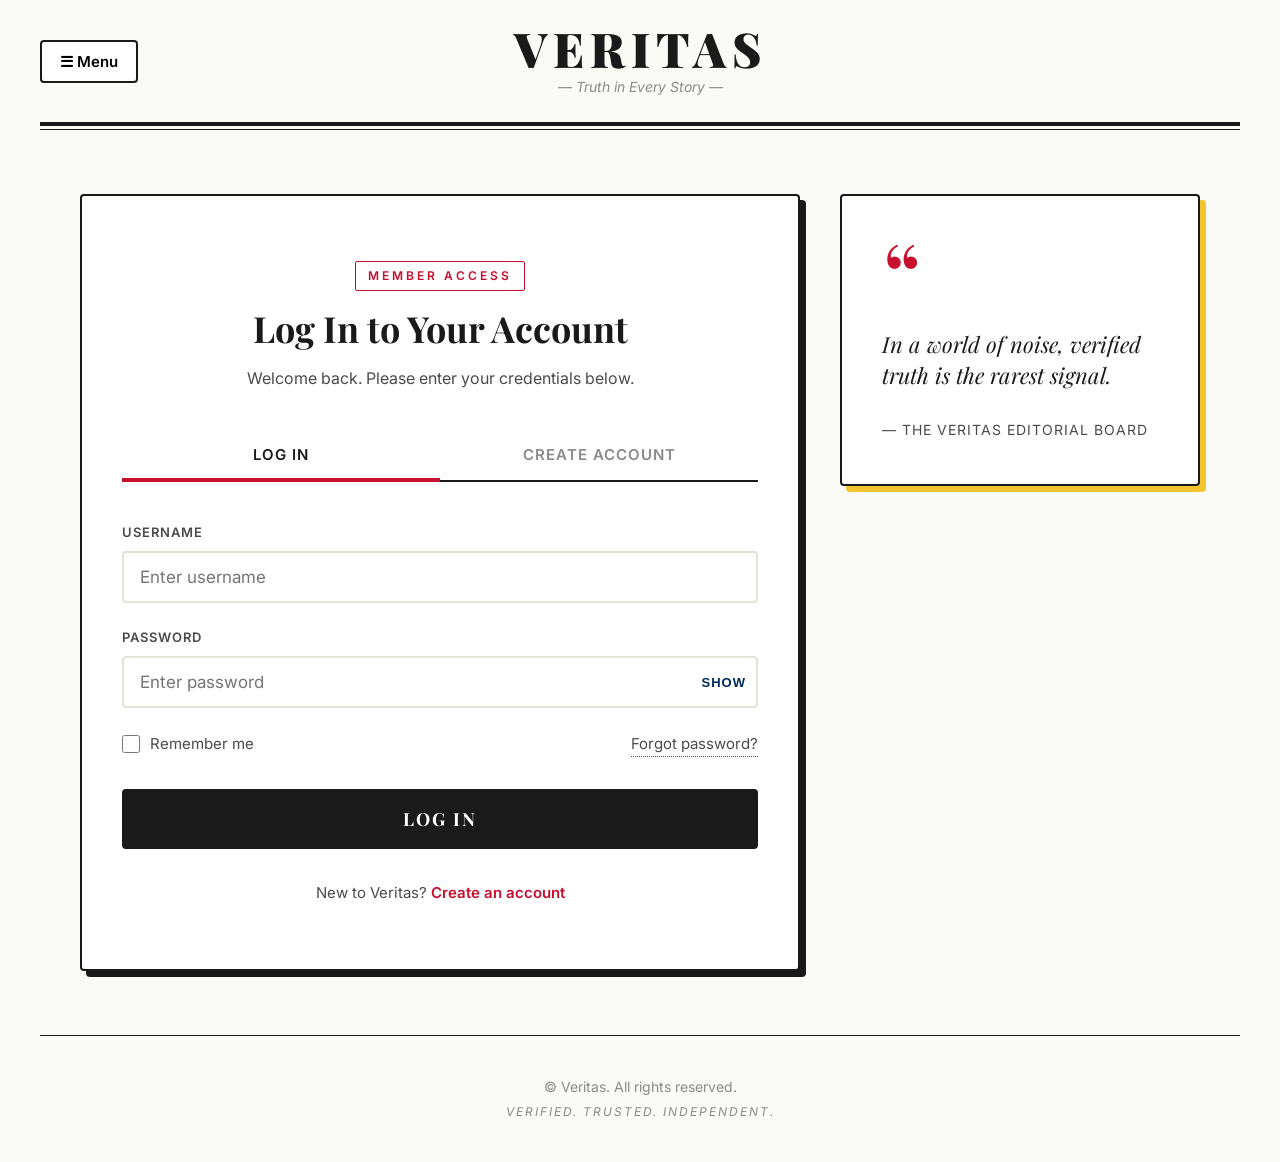
<file: frontend/index.html>
<!DOCTYPE html>
	<html lang="en">
	<head>
	  <meta charset="UTF-8" />
	  <meta name="viewport" content="width=device-width, initial-scale=1.0" />
	  <title>Veritas — Log In</title>
	  <link rel="preconnect" href="https://fonts.googleapis.com" />
	  <link rel="preconnect" href="https://fonts.gstatic.com" crossorigin />
	  <link href="https://fonts.googleapis.com/css2?family=Playfair+Display:wght@400;700;900&family=Inter:wght@400;500;600&display=swap" rel="stylesheet" />
	  <link rel="stylesheet" href="style.css" />
	</head>
	<body>
	  <!-- Top Bar -->
	  <header class="top-bar">
	    <div class="menu-wrapper">
	      <button id="menuBtn" class="menu-btn" aria-label="Open menu">☰ Menu</button>
	      <div id="menuDropdown" class="menu-dropdown hidden">
	        <a href="index.html" class="menu-item">Home</a>
	        <a href="login.html" class="menu-item active">Log In</a>
	        <a href="#" id="logoutItem" class="menu-item hidden">Log Out</a>
	      </div>
	    </div>
	    <div class="brand">
	      <h1 class="brand-title">VERITAS</h1>
	      <p class="brand-tagline">— Truth in Every Story —</p>
	    </div>
	    <div></div>
	  </header>
	
	  <hr class="divider thick" />
	  <hr class="divider thin" />
	
	  <!-- Main -->
	  <main class="main-container">
	    <section class="login-card">
	      <div class="card-header">
	        <span class="section-label">Member Access</span>
	        <h2 class="card-title" id="formTitle">Log In to Your Account</h2>
	        <p class="card-subtitle" id="formSubtitle">
	          Welcome back. Please enter your credentials below.
	        </p>
	      </div>
	
	      <!-- Tabs -->
	      <div class="tabs">
	        <button class="tab active" data-tab="signin">Log In</button>
	        <button class="tab" data-tab="signup">Create Account</button>
	      </div>
	
	      <!-- Sign In Form -->
	      <form id="signinForm" class="auth-form" action="login" method="post">
	        <div class="field">
	          <label for="signinEmail">Username</label>
	          <input type="text" name="username" placeholder="Enter username" required />
 
	        </div>
	
	        <div class="field">
	          <label for="signinPassword">Password</label>
	          <div class="password-wrap">
	            <input type="password" name="password" placeholder="Enter password" required />
	            <button type="button" class="toggle-pw" data-target="signinPassword">Show</button>
	          </div>
	        </div>
	
	        <div class="row-between">
	          <label class="checkbox">
	            <input type="checkbox" id="rememberMe" />
	            <span>Remember me</span>
	          </label>
	          <a href="#" class="link-muted" id="forgotLink">Forgot password?</a>
	        </div>
	
	        <button type="submit" class="submit-btn">Log In</button>
	
	        <p class="form-footer">
	          New to Veritas?
	          <a href="#" class="link-accent" data-switch="signup">Create an account</a>
	        </p>
	      </form>
	
	      <!-- Sign Up Form -->
	      <form id="signupForm" class="auth-form hidden" action="signup" method="post">
	
	        <div class="field">
	          <label for="signupEmail">username</label>
	          <input type="text" name="username" required />
	          
	        </div>
	
	        <div class="field">
	          <label for="signupPassword">Password</label>
	          <input type="password" name="password" required />
	        </div>
	
	        
	
	        <button type="submit" class="submit-btn">Create Account</button>
	
	        <p class="form-footer">
	          Already a member?
	          <a href="#" class="link-accent" data-switch="signin">Log in here</a>
	        </p>
	      </form>
	
	      <!-- Status Message -->
	      <div id="statusMessage" class="status-message hidden"></div>
	    </section>
	
	    <!-- Side Quote -->
	    <aside class="side-quote">
	      <span class="quote-mark">“</span>
	      <p class="quote-text">
	        In a world of noise, verified truth is the rarest signal.
	      </p>
	      <span class="quote-author">— The Veritas Editorial Board</span>
	    </aside>
	  </main>
	
	  <hr class="divider thin" />
	
	  <footer class="footer">
	    <p>© <span id="year"></span> Veritas. All rights reserved.</p>
	    <p class="footer-tagline">Verified. Trusted. Independent.</p>
	  </footer>
	
	  <script src="script.js"></script>
	</body>
	</html>
</file>
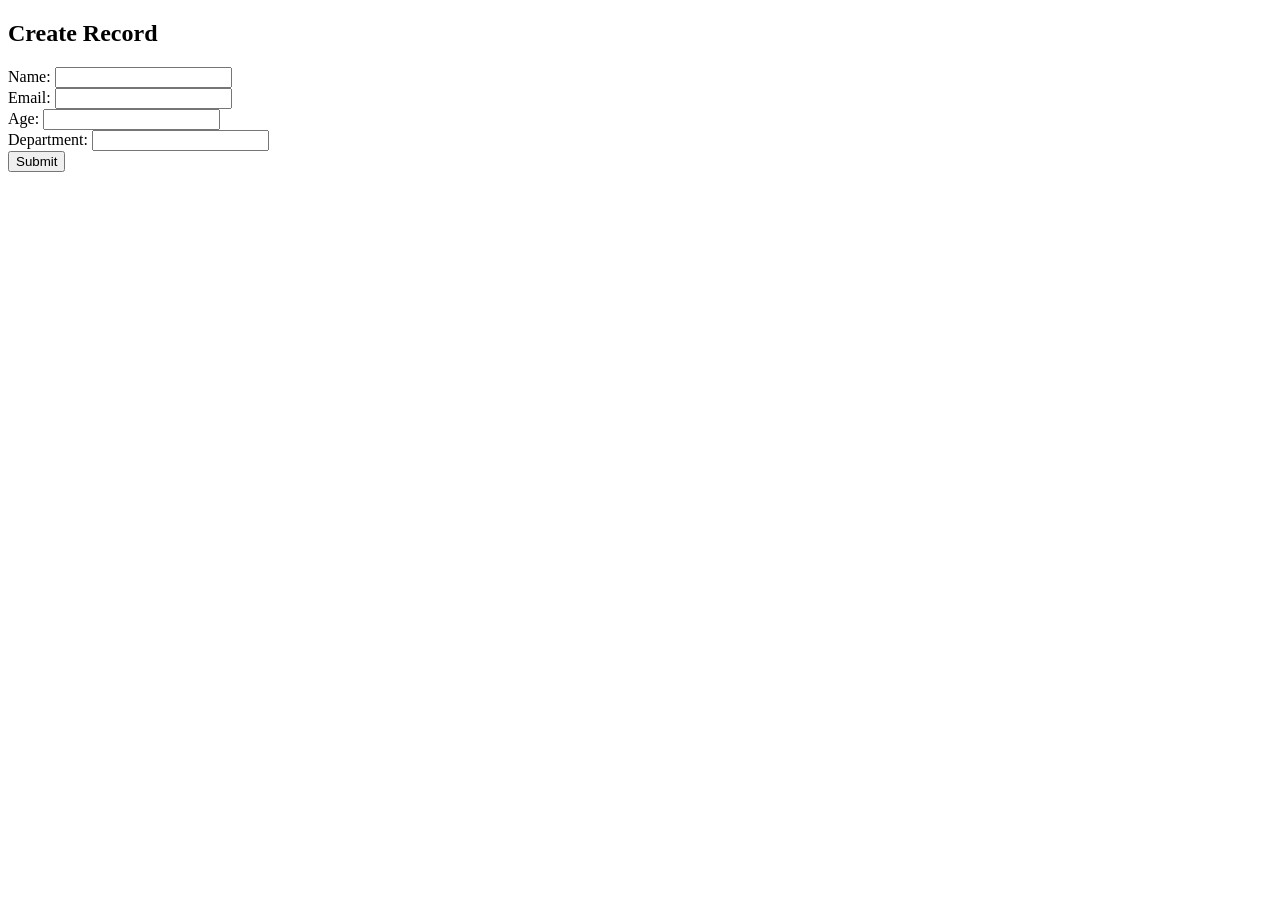
<file: frontend/create.html>
<!DOCTYPE html>
<html>
<head>
    <title>Create</title>
</head>
<body>
<h2>Create Record</h2>

<form action="CrudServlet" method="post">
    Name: <input type="text" name="name" required><br>
    Email: <input type="email" name="email" required><br>
    Age: <input type="number" name="age" required><br>
    Department: <input type="text" name="department" required><br>

    <button type="submit" name="action" value="create">Submit</button>
</form>

</body>
</html>
</file>
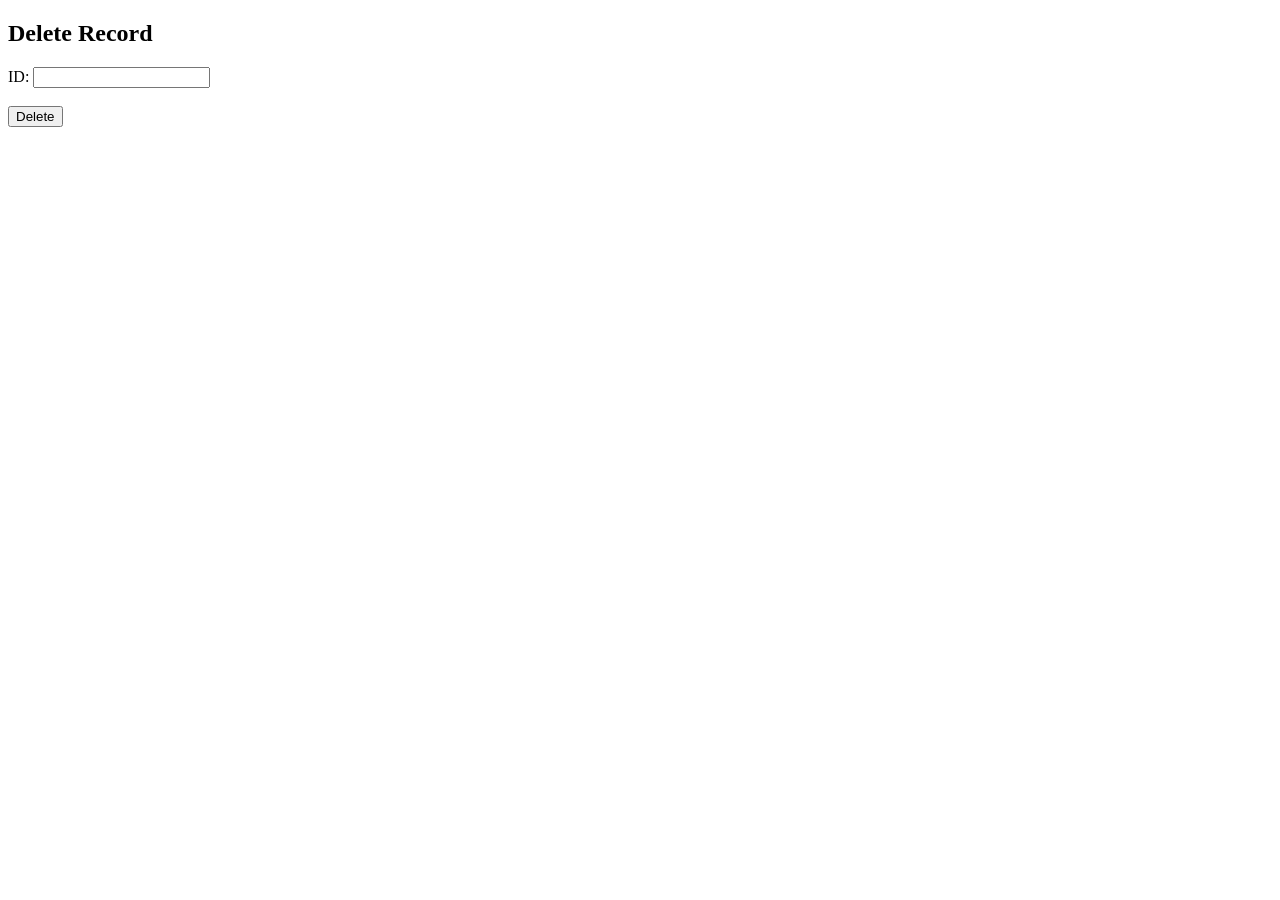
<file: frontend/delete.html>
<!DOCTYPE html>
<html>
<head>
    <title>Delete Record</title>
</head>
<body>

<h2>Delete Record</h2>

<form action="CrudServlet" method="post" onsubmit="return confirmDelete()">
    
    <input type="hidden" name="action" value="delete">

    ID: <input type="number" name="id" required><br><br>

    <input type="submit" value="Delete">

</form>

<script>
function confirmDelete() {
    return confirm("Are you sure you want to delete this record?");
}
</script>

</body>
</html>
</file>
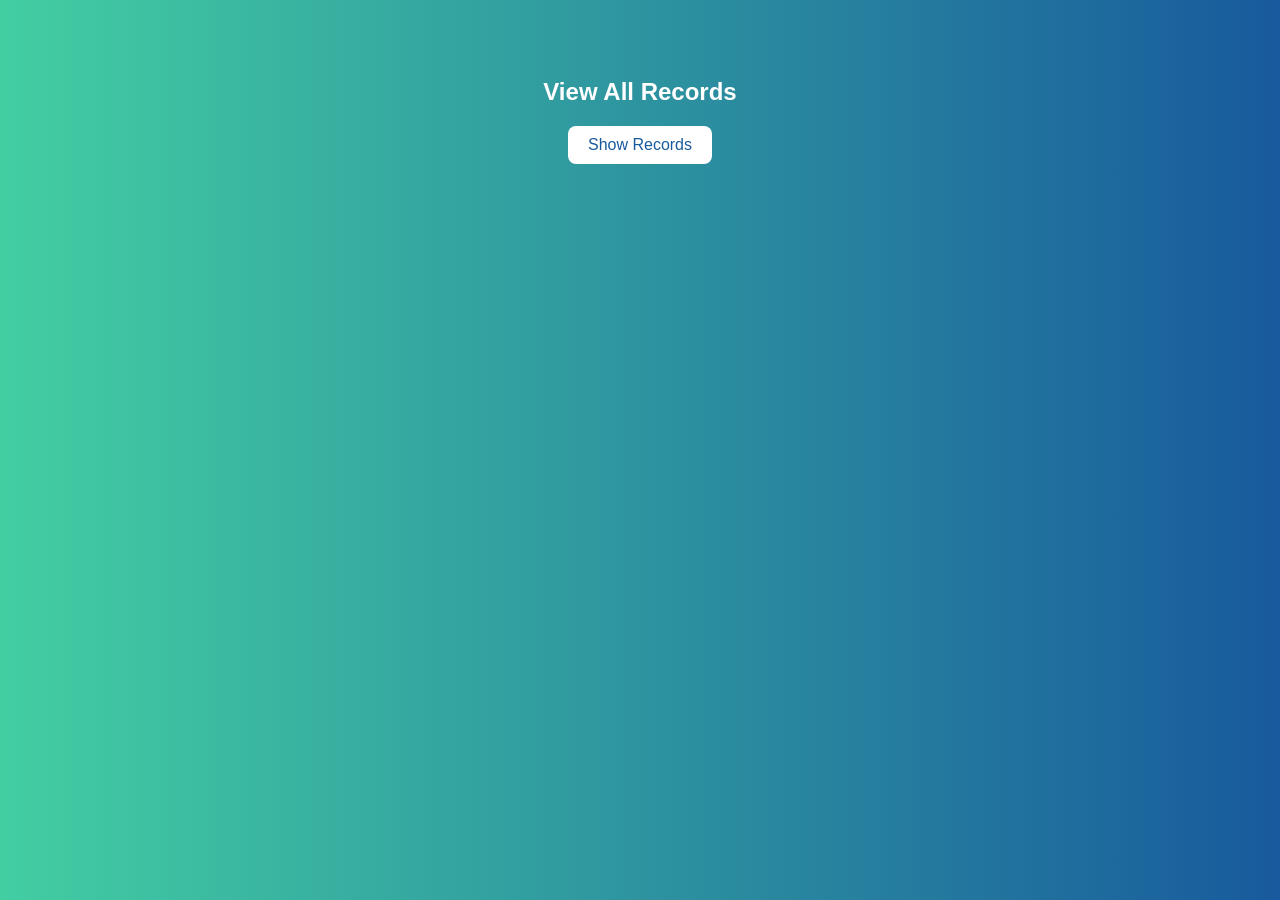
<file: frontend/read.html>
<!DOCTYPE html>
<html>
<head>
    <title>View Records</title>

    <style>
        body {
            font-family: Arial, sans-serif;
            background: linear-gradient(to right, #43cea2, #185a9d);
            color: white;
            text-align: center;
            padding-top: 50px;
        }

        h2 {
            margin-bottom: 20px;
        }

        .btn {
            background: #fff;
            color: #185a9d;
            border: none;
            padding: 10px 20px;
            font-size: 16px;
            border-radius: 8px;
            cursor: pointer;
        }

        .btn:hover {
            background: #ddd;
        }

        table {
            margin: 30px auto;
            border-collapse: collapse;
            width: 70%;
            background: white;
            color: black;
        }

        th, td {
            padding: 12px;
            border: 1px solid #ccc;
        }

        th {
            background: #185a9d;
            color: white;
        }
    </style>
</head>

<body>

    <h2>View All Records</h2>

  <form action="CrudServlet" method="post">
    <input type="hidden" name="action" value="read">
    <input type="submit" value="Show Records" class="btn">
</form>

</body>
</html>
</file>
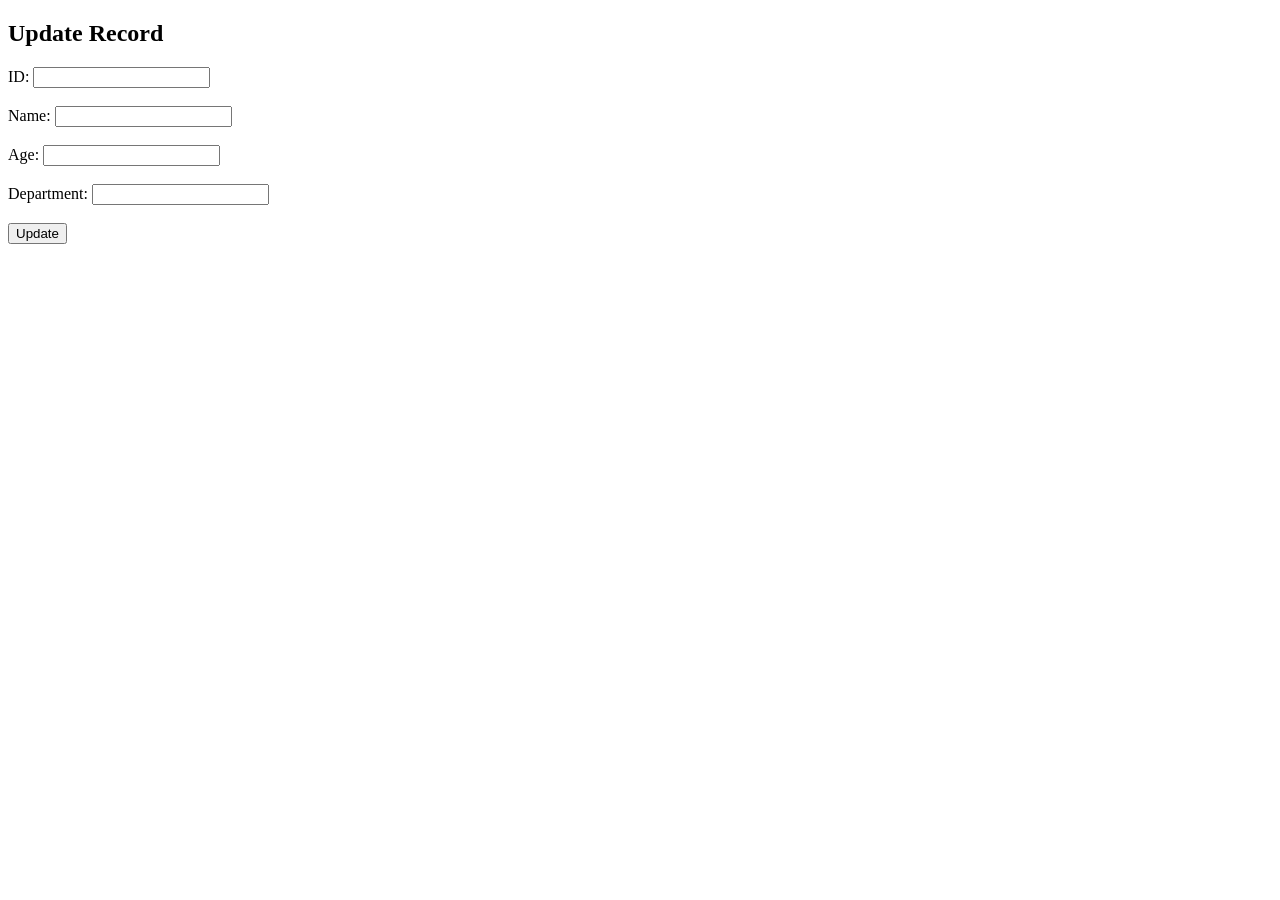
<file: frontend/update.html>
<!DOCTYPE html>
<html>
<head>
    <title>Update</title>
</head>
<body>
<h2>Update Record</h2>
<form action="CRUDservlet" method="post">
    ID: <input type="number" name="id"><br><br>
    Name: <input type="text" name="name"><br><br>
    Age: <input type="number" name="age"><br><br>
    Department: <input type="text" name="department"><br><br>
    <input type="submit" value="Update">
</form>
</body>
</html>
</file>
<file: frontend/style.css>
@charset "UTF-8";
/* ===== Veritas — Login Stylesheet ===== */
:root {
  --bg: #fafaf7;
  --paper: #ffffff;
  --ink: #1a1a1a;
  --ink-soft: #4a4a4a;
  --muted: #8a8a8a;
  --rule: #1a1a1a;
  --line: #e5e2d8;

  --primary-red: #c8102e;
  --primary-blue: #002b5c;
  --primary-yellow: #f4c430;

  --radius: 4px;
  --space-xs: 8px;
  --space-sm: 16px;
  --space-md: 24px;
  --space-lg: 40px;
  --space-xl: 64px;
}

* { box-sizing: border-box; margin: 0; padding: 0; }

html, body {
  background: var(--bg);
  color: var(--ink);
  font-family: 'Inter', system-ui, sans-serif;
  font-size: 18px;
  line-height: 1.6;
  min-height: 100vh;
}

.hidden { display: none !important; }

/* ===== Top Bar ===== */
.top-bar {
  display: grid;
  grid-template-columns: 1fr 2fr 1fr;
  align-items: center;
  padding: var(--space-md) var(--space-lg);
  gap: var(--space-md);
}

.menu-wrapper { position: relative; justify-self: start; }

.menu-btn {
  background: var(--paper);
  border: 2px solid var(--ink);
  padding: 10px 18px;
  font-family: 'Inter', sans-serif;
  font-size: 15px;
  font-weight: 600;
  cursor: pointer;
  border-radius: var(--radius);
  transition: all .2s ease;
}
.menu-btn:hover { background: var(--ink); color: var(--paper); }

.menu-dropdown {
  position: absolute;
  top: calc(100% + 8px);
  left: 0;
  background: var(--paper);
  border: 2px solid var(--ink);
  border-radius: var(--radius);
  min-width: 180px;
  box-shadow: 4px 4px 0 var(--ink);
  z-index: 50;
  overflow: hidden;
}
.menu-item {
  display: block;
  padding: 12px 18px;
  color: var(--ink);
  text-decoration: none;
  font-size: 15px;
  font-weight: 500;
  border-bottom: 1px solid var(--line);
  transition: background .15s ease;
}
.menu-item:last-child { border-bottom: none; }
.menu-item:hover { background: var(--primary-yellow); }
.menu-item.active { background: var(--ink); color: var(--paper); }

.brand { text-align: center; }
.brand-title {
  font-family: 'Playfair Display', serif;
  font-size: 48px;
  font-weight: 900;
  letter-spacing: 6px;
  line-height: 1;
}
.brand-tagline {
  font-style: italic;
  color: var(--muted);
  font-size: 14px;
  margin-top: 4px;
}

.date-display {
  justify-self: end;
  font-family: 'Playfair Display', serif;
  font-style: italic;
  color: var(--ink-soft);
  font-size: 14px;
}

/* ===== Dividers ===== */
.divider { border: none; background: var(--ink); margin: 0 var(--space-lg); }
.divider.thick { height: 4px; }
.divider.thin { height: 1px; margin-top: 3px; }

/* ===== Main ===== */
.main-container {
  display: grid;
  grid-template-columns: minmax(0, 2fr) minmax(0, 1fr);
  gap: var(--space-lg);
  max-width: 1200px;
  margin: var(--space-xl) auto;
  padding: 0 var(--space-lg);
}

@media (max-width: 900px) {
  .main-container { grid-template-columns: 1fr; }
  .top-bar { grid-template-columns: 1fr; text-align: center; }
  .menu-wrapper, .date-display { justify-self: center; }
  .brand-title { font-size: 36px; }
}

/* ===== Login Card ===== */
.login-card {
  background: var(--paper);
  border: 2px solid var(--ink);
  border-radius: var(--radius);
  padding: var(--space-xl) var(--space-lg);
  box-shadow: 6px 6px 0 var(--ink);
}

.card-header { text-align: center; margin-bottom: var(--space-lg); }

.section-label {
  display: inline-block;
  font-size: 12px;
  letter-spacing: 3px;
  text-transform: uppercase;
  color: var(--primary-red);
  font-weight: 600;
  margin-bottom: var(--space-sm);
  padding: 4px 12px;
  border: 1px solid var(--primary-red);
  border-radius: 2px;
}

.card-title {
  font-family: 'Playfair Display', serif;
  font-size: 36px;
  font-weight: 700;
  line-height: 1.2;
  margin-bottom: var(--space-sm);
}

.card-subtitle {
  color: var(--ink-soft);
  font-size: 16px;
}

/* ===== Tabs ===== */
.tabs {
  display: flex;
  gap: 0;
  margin-bottom: var(--space-lg);
  border-bottom: 2px solid var(--ink);
}
.tab {
  flex: 1;
  background: transparent;
  border: none;
  padding: 14px 0;
  font-family: 'Inter', sans-serif;
  font-size: 15px;
  font-weight: 600;
  letter-spacing: 1px;
  text-transform: uppercase;
  color: var(--muted);
  cursor: pointer;
  border-bottom: 4px solid transparent;
  margin-bottom: -2px;
  transition: all .2s ease;
}
.tab:hover { color: var(--ink); }
.tab.active { color: var(--ink); border-bottom-color: var(--primary-red); }

/* ===== Forms ===== */
.auth-form { display: flex; flex-direction: column; gap: var(--space-md); }

.field { display: flex; flex-direction: column; gap: 8px; }

.field label {
  font-size: 13px;
  font-weight: 600;
  letter-spacing: 1px;
  text-transform: uppercase;
  color: var(--ink-soft);
}

.field input[type="text"],
.field input[type="email"],
.field input[type="password"] {
  width: 100%;
  padding: 14px 16px;
  border: 2px solid var(--line);
  border-radius: var(--radius);
  font-family: 'Inter', sans-serif;
  font-size: 17px;
  background: var(--paper);
  color: var(--ink);
  transition: border-color .2s ease;
}
.field input:focus {
  outline: none;
  border-color: var(--primary-blue);
}

.password-wrap { position: relative; }
.password-wrap input { padding-right: 70px; }
.toggle-pw {
  position: absolute;
  right: 12px;
  top: 50%;
  transform: translateY(-50%);
  background: transparent;
  border: none;
  color: var(--primary-blue);
  font-size: 13px;
  font-weight: 600;
  cursor: pointer;
  text-transform: uppercase;
  letter-spacing: 1px;
}
.toggle-pw:hover { text-decoration: underline; }

/* Strength bar */
.strength-bar {
  height: 4px;
  background: var(--line);
  border-radius: 2px;
  overflow: hidden;
}
.strength-fill {
  height: 100%;
  width: 0%;
  background: var(--primary-red);
  transition: width .3s ease, background .3s ease;
}
.strength-label {
  font-size: 12px;
  color: var(--muted);
  letter-spacing: 1px;
  text-transform: uppercase;
}

/* Row */
.row-between {
  display: flex;
  justify-content: space-between;
  align-items: center;
  flex-wrap: wrap;
  gap: var(--space-sm);
}

.checkbox {
  display: flex;
  align-items: center;
  gap: 10px;
  font-size: 15px;
  color: var(--ink-soft);
  cursor: pointer;
}
.checkbox input { width: 18px; height: 18px; accent-color: var(--primary-blue); cursor: pointer; }

.link-muted { color: var(--ink-soft); font-size: 15px; text-decoration: none; border-bottom: 1px dotted var(--ink-soft); }
.link-muted:hover { color: var(--primary-red); border-color: var(--primary-red); }

.link-accent { color: var(--primary-red); font-weight: 600; text-decoration: none; }
.link-accent:hover { text-decoration: underline; }

/* Submit */
.submit-btn {
  width: 100%;
  padding: 16px;
  background: var(--ink);
  color: var(--paper);
  border: 2px solid var(--ink);
  border-radius: var(--radius);
  font-family: 'Playfair Display', serif;
  font-size: 18px;
  font-weight: 700;
  letter-spacing: 2px;
  text-transform: uppercase;
  cursor: pointer;
  transition: all .2s ease;
  margin-top: var(--space-xs);
}
.submit-btn:hover {
  background: var(--primary-red);
  border-color: var(--primary-red);
  transform: translateY(-2px);
  box-shadow: 0 4px 0 var(--ink);
}

.form-footer {
  text-align: center;
  font-size: 15px;
  color: var(--ink-soft);
  margin-top: var(--space-xs);
}

/* Status */
.status-message {
  margin-top: var(--space-md);
  padding: 14px 16px;
  border-radius: var(--radius);
  font-size: 15px;
  font-weight: 500;
  text-align: center;
  border: 2px solid;
}
.status-message.success { color: #0a6e2e; border-color: #0a6e2e; background: #e8f7ee; }
.status-message.error   { color: var(--primary-red); border-color: var(--primary-red); background: #fbeaec; }

/* ===== Side Quote ===== */
.side-quote {
  background: var(--paper);
  border: 2px solid var(--ink);
  border-radius: var(--radius);
  padding: var(--space-lg);
  position: relative;
  align-self: start;
  box-shadow: 6px 6px 0 var(--primary-yellow);
}
.quote-mark {
  font-family: 'Playfair Display', serif;
  font-size: 96px;
  line-height: .8;
  color: var(--primary-red);
  display: block;
  margin-bottom: var(--space-sm);
}
.quote-text {
  font-family: 'Playfair Display', serif;
  font-style: italic;
  font-size: 22px;
  line-height: 1.4;
  color: var(--ink);
  margin-bottom: var(--space-md);
}
.quote-author {
  font-size: 14px;
  letter-spacing: 1px;
  text-transform: uppercase;
  color: var(--ink-soft);
}

/* ===== Footer ===== */
.footer {
  text-align: center;
  padding: var(--space-lg);
  color: var(--muted);
  font-size: 14px;
}
.footer-tagline {
  font-style: italic;
  margin-top: 4px;
  letter-spacing: 2px;
  text-transform: uppercase;
  font-size: 12px;
}
</file>
